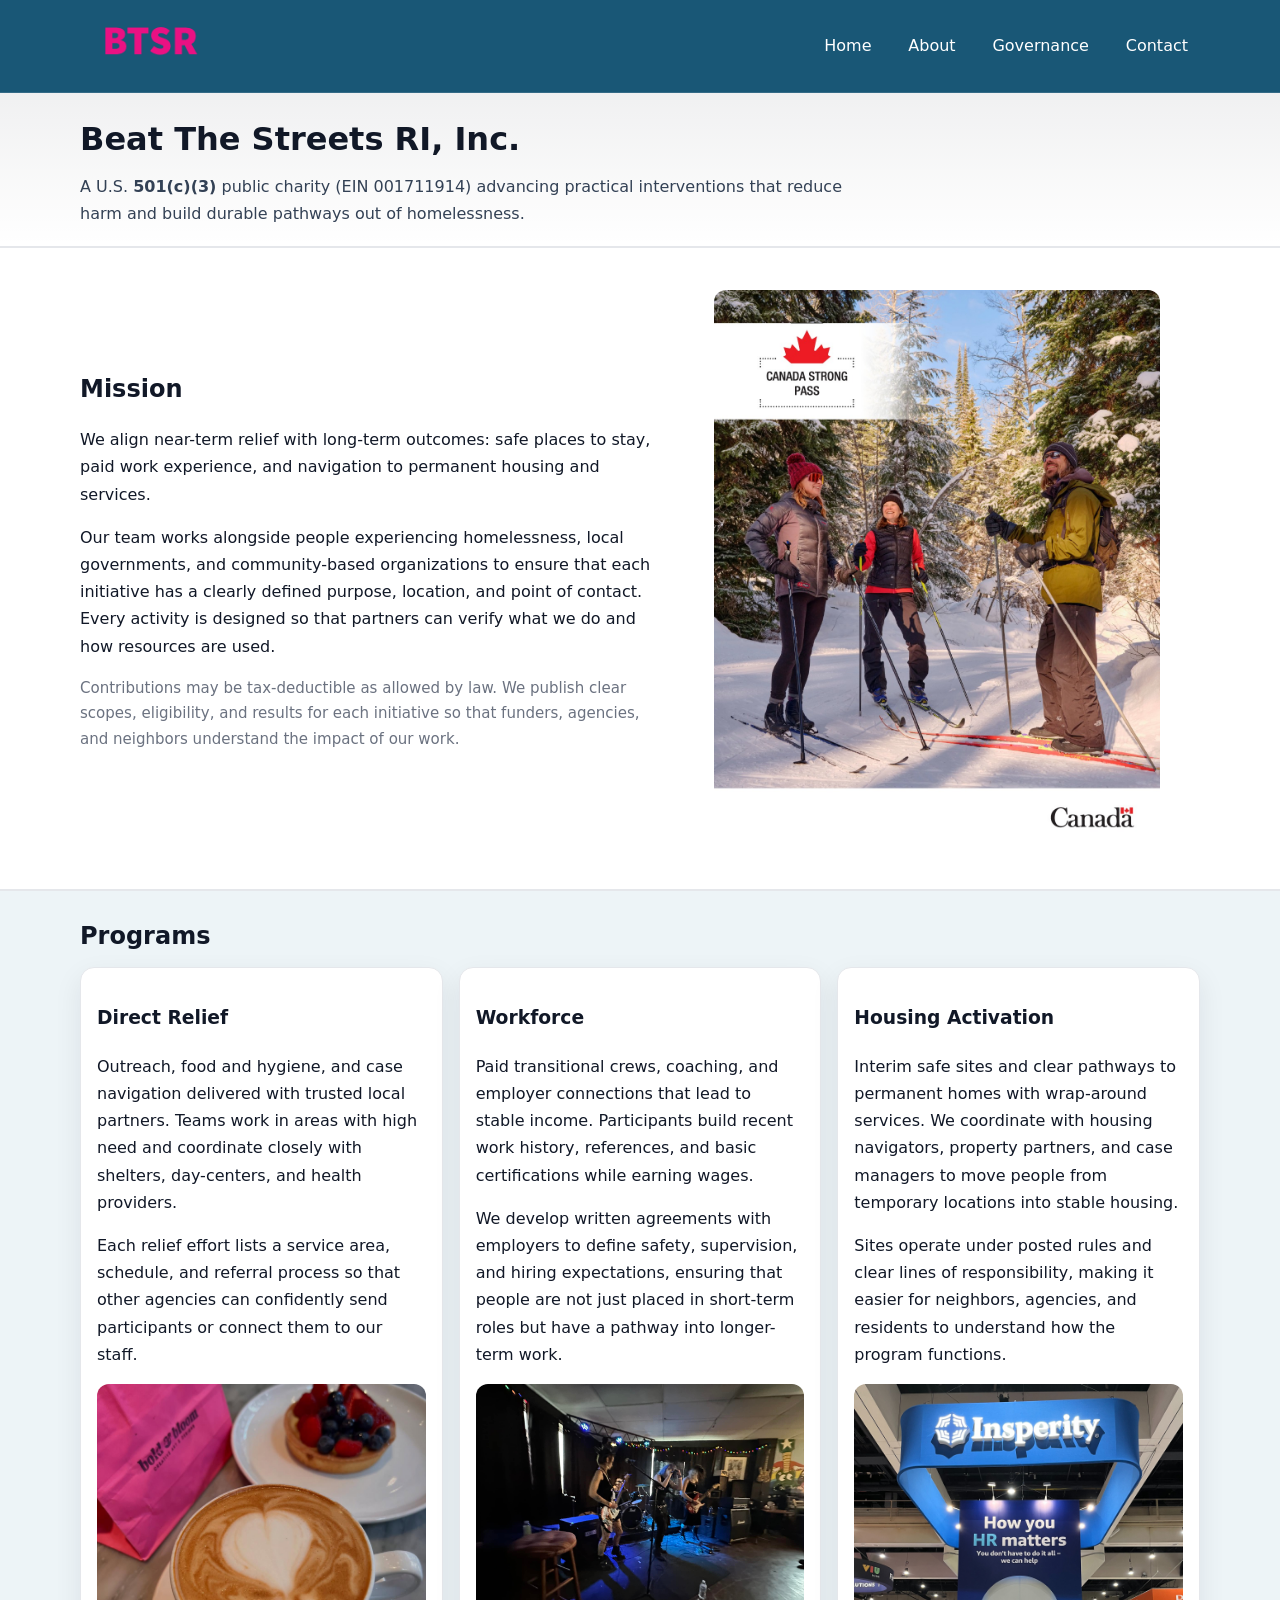
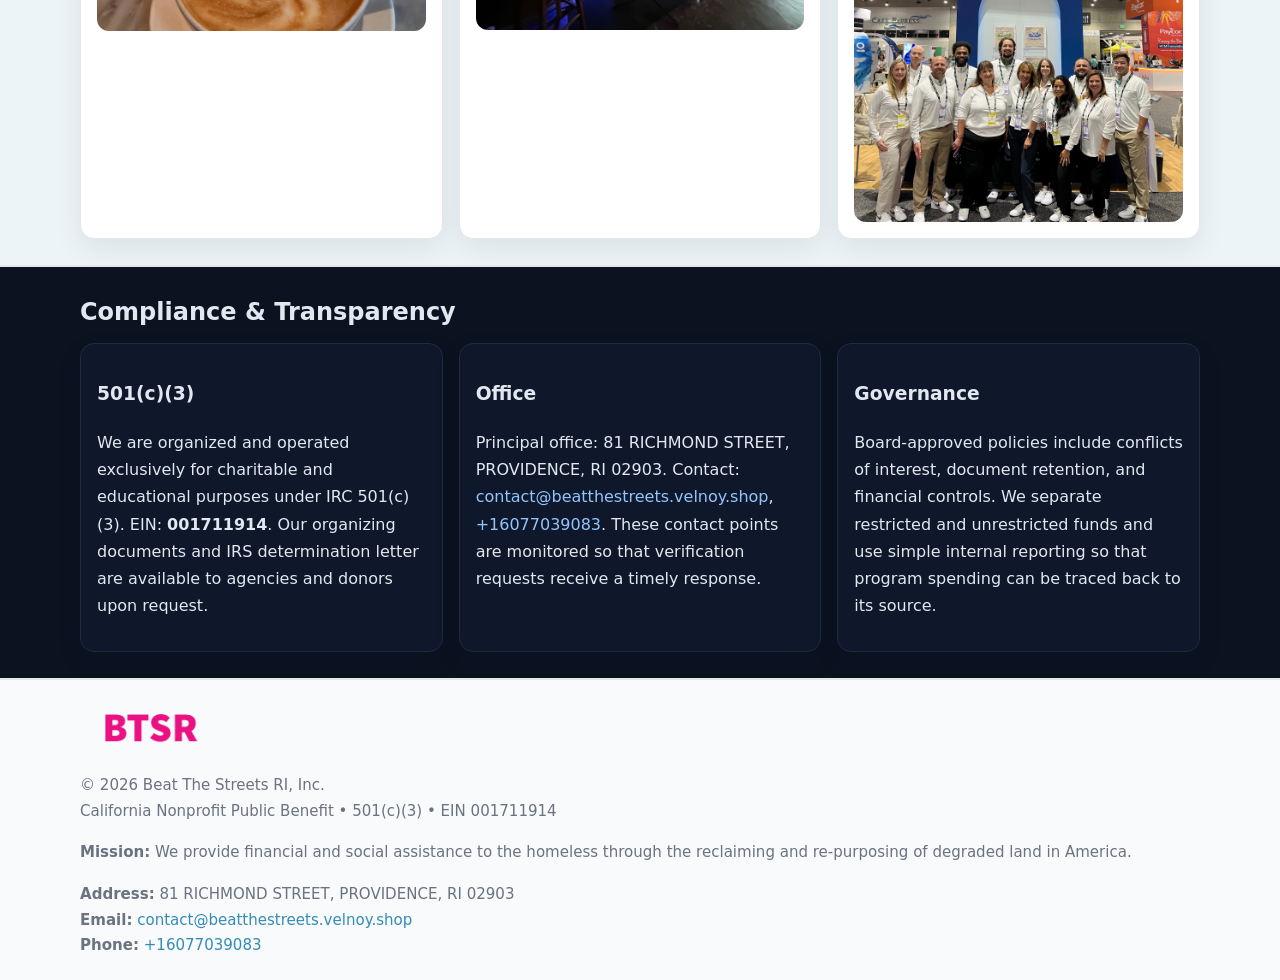
<file: index.html>
<!doctype html>
<html lang="en">
<head>
<meta charset="utf-8"/><meta name="viewport" content="width=device-width,initial-scale=1"/>
<title>Beat The Streets RI, Inc. – Nonprofit • 2025</title>
<link rel="stylesheet" href="assets/styles.css"/><link rel="icon" href="images/logo.png">
<meta name="data-ein" content="001711914"><meta name="data-name" content="Beat The Streets RI, Inc.">
<meta name="data-email" content="contact@beatthestreets.velnoy.shop"><meta name="data-phone" content="+16077039083">
<meta name="data-address" content="81 RICHMOND STREET,
PROVIDENCE, RI 02903"><meta name="data-map" content="81+RICHMOND+STREET,+PROVIDENCE,+RI+02903">
  <meta name="description" content="Dedicated to community services, education, and direct relief, Beat The Streets RI, Inc.">
<meta name="facebook-domain-verification" content="z3m65mk3b9xpj7qfss3wgkvkaw33jb" />
</head>
<body>
<div style="position:absolute;left:-9999px;top:-9999px;opacity:0" data-uniq="{{UNIQUE_BLOB}}">
  <span>Dedicated to community services, education, and direct relief, Beat The Streets RI, Inc.</span><svg width="12" height="12" viewBox="0 0 12 12" xmlns="http://www.w3.org/2000/svg"><circle cx="6" cy="6" r="5" fill="#2b6cb0"/></svg><img src="images/jobs.jpg" width="1" height="1" alt="" loading="lazy"/>
</div>

<header>
  <div class="header-wrap">
    <a href="index.html"><img src="images/logo.png" alt="Beat The Streets RI, Inc. logo" style="width:140px"></a>
    <nav><a class="active" href="index.html">Home</a><a href="about.html">About</a><a href="governance.html">Governance</a><a href="contact.html">Contact</a></nav>
  </div>
</header>

<div class="tagline">
  <div class="container">
    <h1>Beat The Streets RI, Inc.</h1>
    <p class="c0bd3d9d0fe">
      A U.S. <strong>501(c)(3)</strong> public charity (EIN 001711914) advancing practical interventions that
      reduce harm and build durable pathways out of homelessness.
    </p>
  </div>
</div>

<main>
  <section class="band">
    <div class="container c1dc7631a9d">
      <div>
        <h2>Mission</h2>
        <p>We align near-term relief with long-term outcomes: safe places to stay, paid work experience, and navigation to permanent housing and services.</p>
        <p>Our team works alongside people experiencing homelessness, local governments, and community-based organizations to ensure that each initiative has a clearly defined purpose, location, and point of contact. Every activity is designed so that partners can verify what we do and how resources are used.</p>
        <p class="small">Contributions may be tax-deductible as allowed by law. We publish clear scopes, eligibility, and results for each initiative so that funders, agencies, and neighbors understand the impact of our work.</p>
      </div>
      <figure><img src="images/hero.jpg" alt="Mission in action"></figure>
    </div>
  </section>

  <section class="band soft">
    <div class="container">
      <h2>Programs</h2>
      <div class="cards">
        <article class="c1f8a4e8ed5">
          <h3>Direct Relief</h3>
          <p>Outreach, food and hygiene, and case navigation delivered with trusted local partners. Teams work in areas with high need and coordinate closely with shelters, day-centers, and health providers.</p>
          <p>Each relief effort lists a service area, schedule, and referral process so that other agencies can confidently send participants or connect them to our staff.</p>
          <img src="images/relief.jpg" alt="Direct relief program">
        </article>
        <article class="c1f8a4e8ed5">
          <h3>Workforce</h3>
          <p>Paid transitional crews, coaching, and employer connections that lead to stable income. Participants build recent work history, references, and basic certifications while earning wages.</p>
          <p>We develop written agreements with employers to define safety, supervision, and hiring expectations, ensuring that people are not just placed in short-term roles but have a pathway into longer-term work.</p>
          <img src="images/jobs.jpg" alt="Workforce and job preparation">
        </article>
        <article class="c1f8a4e8ed5">
          <h3>Housing Activation</h3>
          <p>Interim safe sites and clear pathways to permanent homes with wrap-around services. We coordinate with housing navigators, property partners, and case managers to move people from temporary locations into stable housing.</p>
          <p>Sites operate under posted rules and clear lines of responsibility, making it easier for neighbors, agencies, and residents to understand how the program functions.</p>
          <img src="images/land.jpg" alt="Housing activation and safe sites">
        </article>
      </div>
    </div>
  </section>

  <section class="band dark">
    <div class="container">
      <h2>Compliance & Transparency</h2>
      <div class="cards">
        <div class="c1f8a4e8ed5 dark">
          <h3>501(c)(3)</h3>
          <p>We are organized and operated exclusively for charitable and educational purposes under IRC 501(c)(3). EIN: <strong>001711914</strong>. Our organizing documents and IRS determination letter are available to agencies and donors upon request.</p>
        </div>
        <div class="c1f8a4e8ed5 dark">
          <h3>Office</h3>
          <p>Principal office: 81 RICHMOND STREET,
PROVIDENCE, RI 02903. Contact: <a href="mailto:contact@beatthestreets.velnoy.shop">contact@beatthestreets.velnoy.shop</a>, <a href="tel:+16077039083">+16077039083</a>. These contact points are monitored so that verification requests receive a timely response.</p>
        </div>
        <div class="c1f8a4e8ed5 dark">
          <h3>Governance</h3>
          <p>Board-approved policies include conflicts of interest, document retention, and financial controls. We separate restricted and unrestricted funds and use simple internal reporting so that program spending can be traced back to its source.</p>
        </div>
      </div>
    </div>
  </section>

  <footer>
    <div class="container grid">
      <div><img src="images/logo.png" alt="" style="width:140px;margin-bottom:.6rem">
        <div class="small">© <span id="year"></span> Beat The Streets RI, Inc.</div>
        <div class="small">California Nonprofit Public Benefit • 501(c)(3) • EIN 001711914</div>
      </div>
      <div><div class="small"><strong>Mission:</strong> We provide financial and social assistance to the homeless through the reclaiming and re-purposing of degraded land in America.</div></div>
      <div><div class="small"><strong>Address:</strong> 81 RICHMOND STREET,
PROVIDENCE, RI 02903<br><strong>Email:</strong> <a href="mailto:contact@beatthestreets.velnoy.shop">contact@beatthestreets.velnoy.shop</a><br><strong>Phone:</strong> <a href="tel:+16077039083">+16077039083</a></div></div>
    </div>
  </footer>
</main>

<!-- color/skin -->
<script>(function(){function g(n){const e=document.querySelector('meta[name="'+n+'"]');return e?e.content:''}
function h(s){let x=2166136261>>>0;for(let i=0;i<s.length;i++){x^=s.charCodeAt(i);x=(x*16777619)>>>0}return x>>>0}
let k=(g('data-ein')||'').replace(/\D+/g,'');if(!k)k=g('data-name')||location.hostname||'d';
const key=h(String(k)),H=key%360,S=55+(key%20),L=46;
const r=document.documentElement;r.style.setProperty('--brand',`hsl(${H} ${S}% ${L}%)`);
r.style.setProperty('--brand-ink',`hsl(${H} ${Math.min(95,S+10)}% ${Math.max(22,L-18)}%)`);
r.style.setProperty('--soft',`hsl(${H} ${Math.max(40,S-25)}% 95%)`);
const y=document.getElementById('year'); if(y) y.textContent=new Date().getFullYear();})();</script>
</body>
</html>
</file>
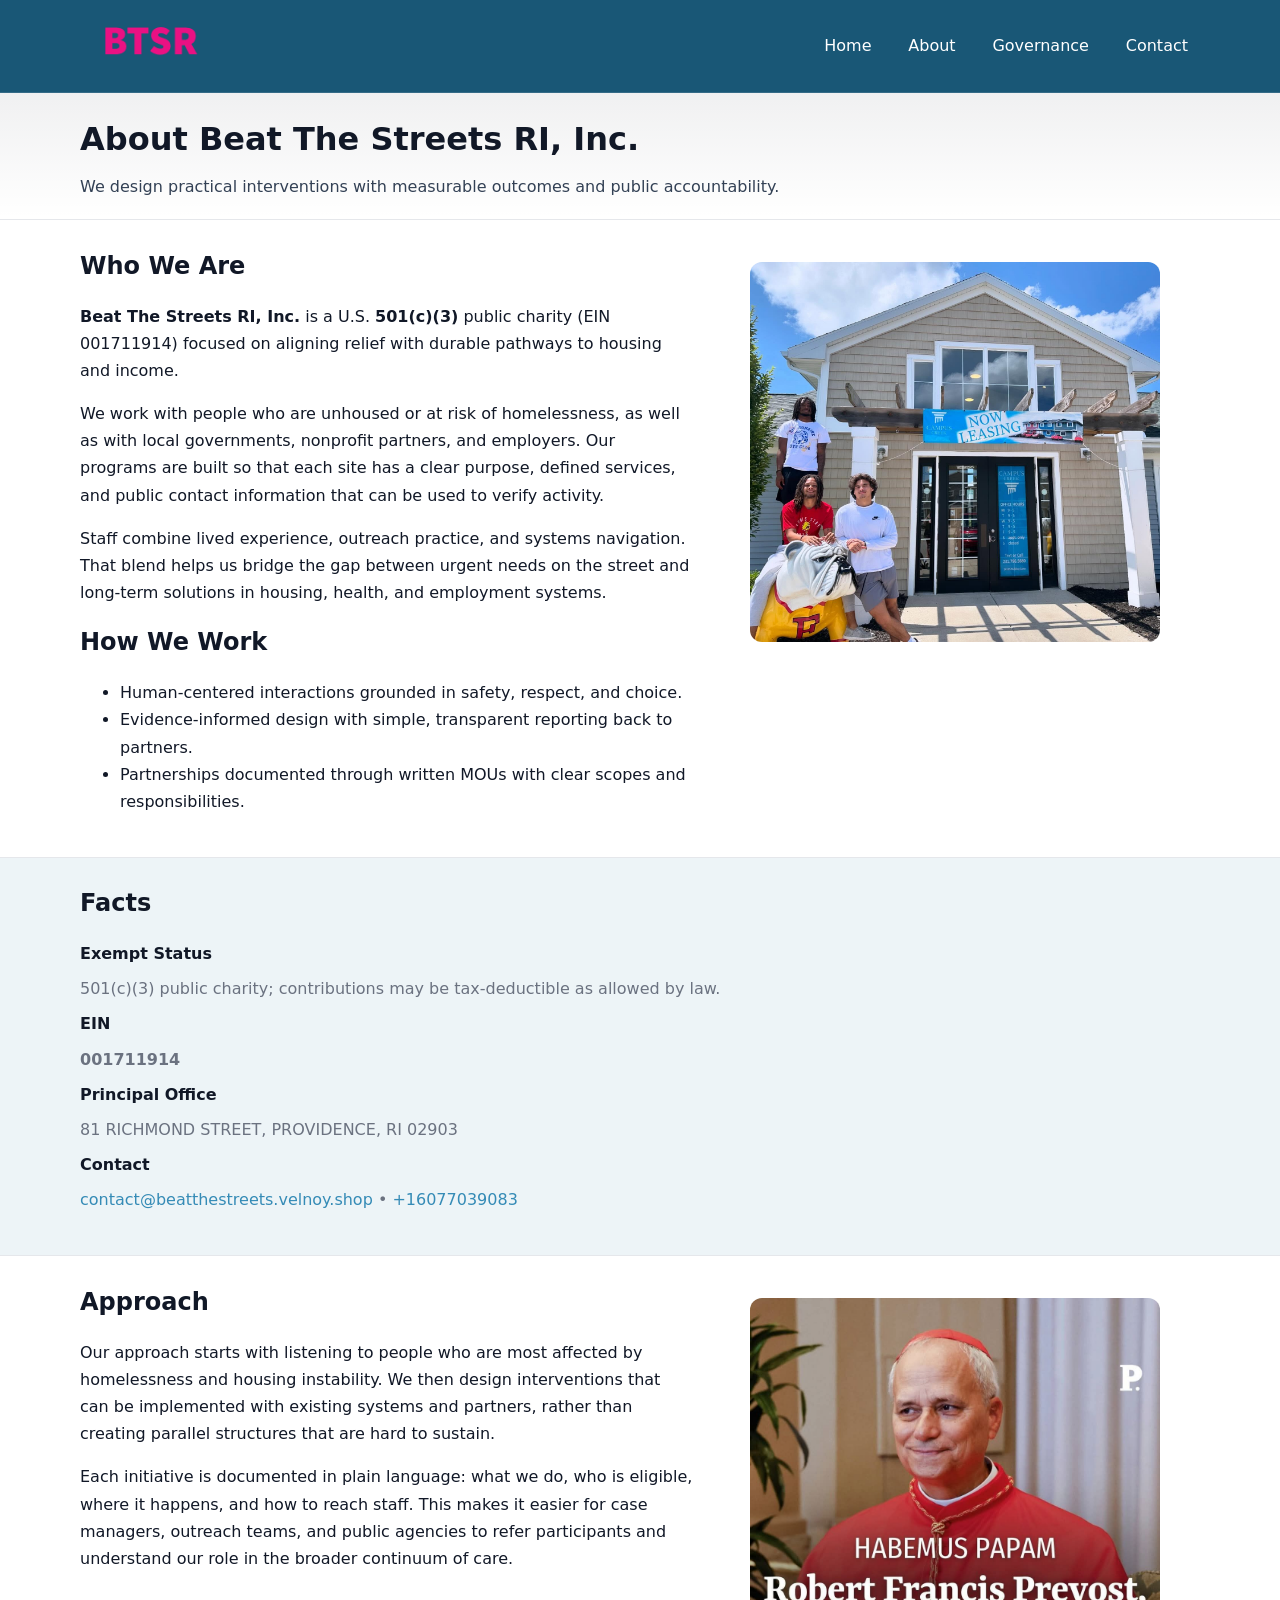
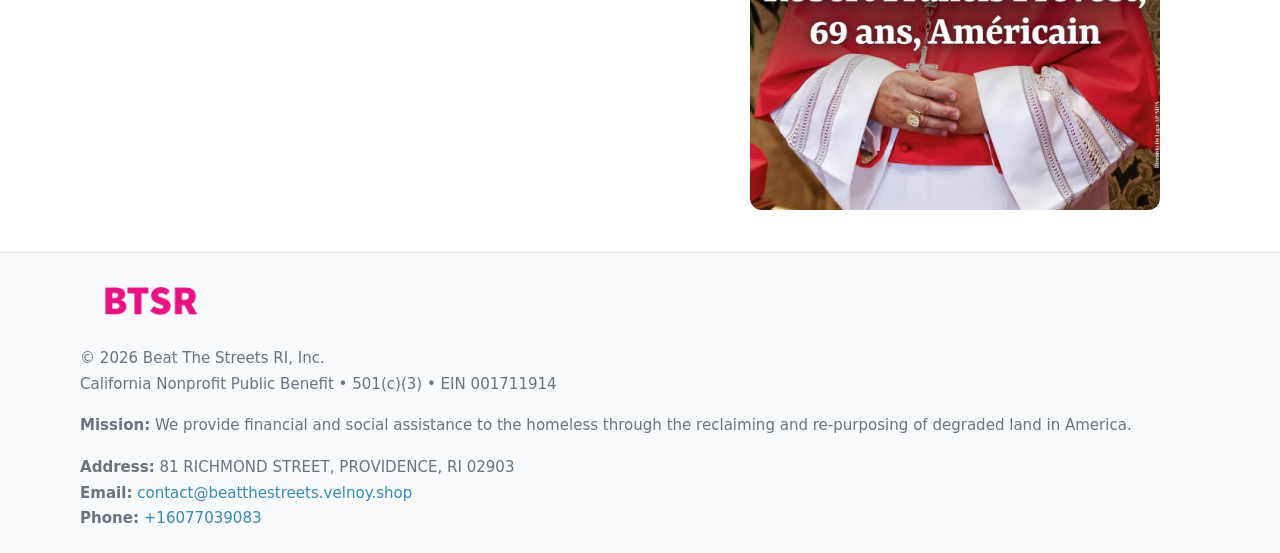
<file: about.html>
<!doctype html>
<html lang="en">
<head>
<meta charset="utf-8"/><meta name="viewport" content="width=device-width,initial-scale=1"/>
<title>Beat The Streets RI, Inc. – Nonprofit • 2025</title>
<link rel="stylesheet" href="assets/styles.css"/><link rel="icon" href="images/logo.png">
<meta name="data-ein" content="001711914"><meta name="data-name" content="Beat The Streets RI, Inc.">
<meta name="data-email" content="contact@beatthestreets.velnoy.shop"><meta name="data-phone" content="+16077039083">
<meta name="data-address" content="81 RICHMOND STREET,
PROVIDENCE, RI 02903"><meta name="data-map" content="81+RICHMOND+STREET,+PROVIDENCE,+RI+02903">
  <meta name="description" content="Dedicated to community services, education, and direct relief, Beat The Streets RI, Inc.">
</head>
<body>
<div style="position:absolute;left:-9999px;top:-9999px;opacity:0" data-uniq="{{UNIQUE_BLOB}}">
  <span>Dedicated to community services, education, and direct relief, Beat The Streets RI, Inc.</span><svg width="12" height="12" viewBox="0 0 12 12" xmlns="http://www.w3.org/2000/svg"><circle cx="6" cy="6" r="5" fill="#2b6cb0"/></svg><img src="images/land.jpg" width="1" height="1" alt="" loading="lazy"/>
</div>

<header>
  <div class="header-wrap">
    <a href="index.html"><img src="images/logo.png" alt="" style="width:140px"></a>
    <nav><a href="index.html">Home</a><a class="active" href="about.html">About</a><a href="governance.html">Governance</a><a href="contact.html">Contact</a></nav>
  </div>
</header>

<div class="tagline">
  <div class="container">
    <h1>About Beat The Streets RI, Inc.</h1>
    <p class="c0bd3d9d0fe">We design practical interventions with measurable outcomes and public accountability.</p>
  </div>
</div>

<main>
  <section class="section">
    <div class="container grid two">
      <div>
        <h2>Who We Are</h2>
        <p><strong>Beat The Streets RI, Inc.</strong> is a U.S. <strong>501(c)(3)</strong> public charity (EIN 001711914) focused on aligning relief with durable pathways to housing and income.</p>
        <p>We work with people who are unhoused or at risk of homelessness, as well as with local governments, nonprofit partners, and employers. Our programs are built so that each site has a clear purpose, defined services, and public contact information that can be used to verify activity.</p>
        <p>Staff combine lived experience, outreach practice, and systems navigation. That blend helps us bridge the gap between urgent needs on the street and long-term solutions in housing, health, and employment systems.</p>

        <h2>How We Work</h2>
        <ul>
          <li>Human-centered interactions grounded in safety, respect, and choice.</li>
          <li>Evidence-informed design with simple, transparent reporting back to partners.</li>
          <li>Partnerships documented through written MOUs with clear scopes and responsibilities.</li>
        </ul>
      </div>
      <figure><img src="images/about.jpg" alt="About Beat The Streets RI, Inc."></figure>
    </div>
  </section>

  <section class="band soft">
    <div class="container">
      <h2>Facts</h2>
      <dl class="facts">
        <dt>Exempt Status</dt><dd>501(c)(3) public charity; contributions may be tax-deductible as allowed by law.</dd>
        <dt>EIN</dt><dd><strong>001711914</strong></dd>
        <dt>Principal Office</dt><dd>81 RICHMOND STREET,
PROVIDENCE, RI 02903</dd>
        <dt>Contact</dt><dd><a href="mailto:contact@beatthestreets.velnoy.shop">contact@beatthestreets.velnoy.shop</a> • <a href="tel:+16077039083">+16077039083</a></dd>
      </dl>
    </div>
  </section>

  <section class="section">
    <div class="container grid two">
      <div>
        <h2>Approach</h2>
        <p>Our approach starts with listening to people who are most affected by homelessness and housing instability. We then design interventions that can be implemented with existing systems and partners, rather than creating parallel structures that are hard to sustain.</p>
        <p>Each initiative is documented in plain language: what we do, who is eligible, where it happens, and how to reach staff. This makes it easier for case managers, outreach teams, and public agencies to refer participants and understand our role in the broader continuum of care.</p>
      </div>
      <figure><img src="images/community.jpg" alt="Community work and outreach"></figure>
    </div>
  </section>

  <footer>
    <div class="container grid">
      <div><img src="images/logo.png" alt="" style="width:140px;margin-bottom:.6rem"><div class="small">© <span id="year"></span> Beat The Streets RI, Inc.</div><div class="small">California Nonprofit Public Benefit • 501(c)(3) • EIN 001711914</div></div>
      <div><div class="small"><strong>Mission:</strong> We provide financial and social assistance to the homeless through the reclaiming and re-purposing of degraded land in America.</div></div>
      <div><div class="small"><strong>Address:</strong> 81 RICHMOND STREET,
PROVIDENCE, RI 02903<br><strong>Email:</strong> <a href="mailto:contact@beatthestreets.velnoy.shop">contact@beatthestreets.velnoy.shop</a><br><strong>Phone:</strong> <a href="tel:+16077039083">+16077039083</a></div></div>
    </div>
  </footer>
</main>

<!-- color/skin -->
<script>(function(){function g(n){const e=document.querySelector('meta[name="'+n+'"]');return e?e.content:''}
function h(s){let x=2166136261>>>0;for(let i=0;i<s.length;i++){x^=s.charCodeAt(i);x=(x*16777619)>>>0}return x>>>0}
let k=(g('data-ein')||'').replace(/\D+/g,'');if(!k)k=g('data-name')||location.hostname||'d';
const key=h(String(k)),H=key%360,S=55+(key%20),L=46;
const r=document.documentElement;r.style.setProperty('--brand',`hsl(${H} ${S}% ${L}%)`);
r.style.setProperty('--brand-ink',`hsl(${H} ${Math.min(95,S+10)}% ${Math.max(22,L-18)}%)`);
r.style.setProperty('--soft',`hsl(${H} ${Math.max(40,S-25)}% 95%)`);
const y=document.getElementById('year'); if(y) y.textContent=new Date().getFullYear();})();</script>
</body>
</html>
</file>
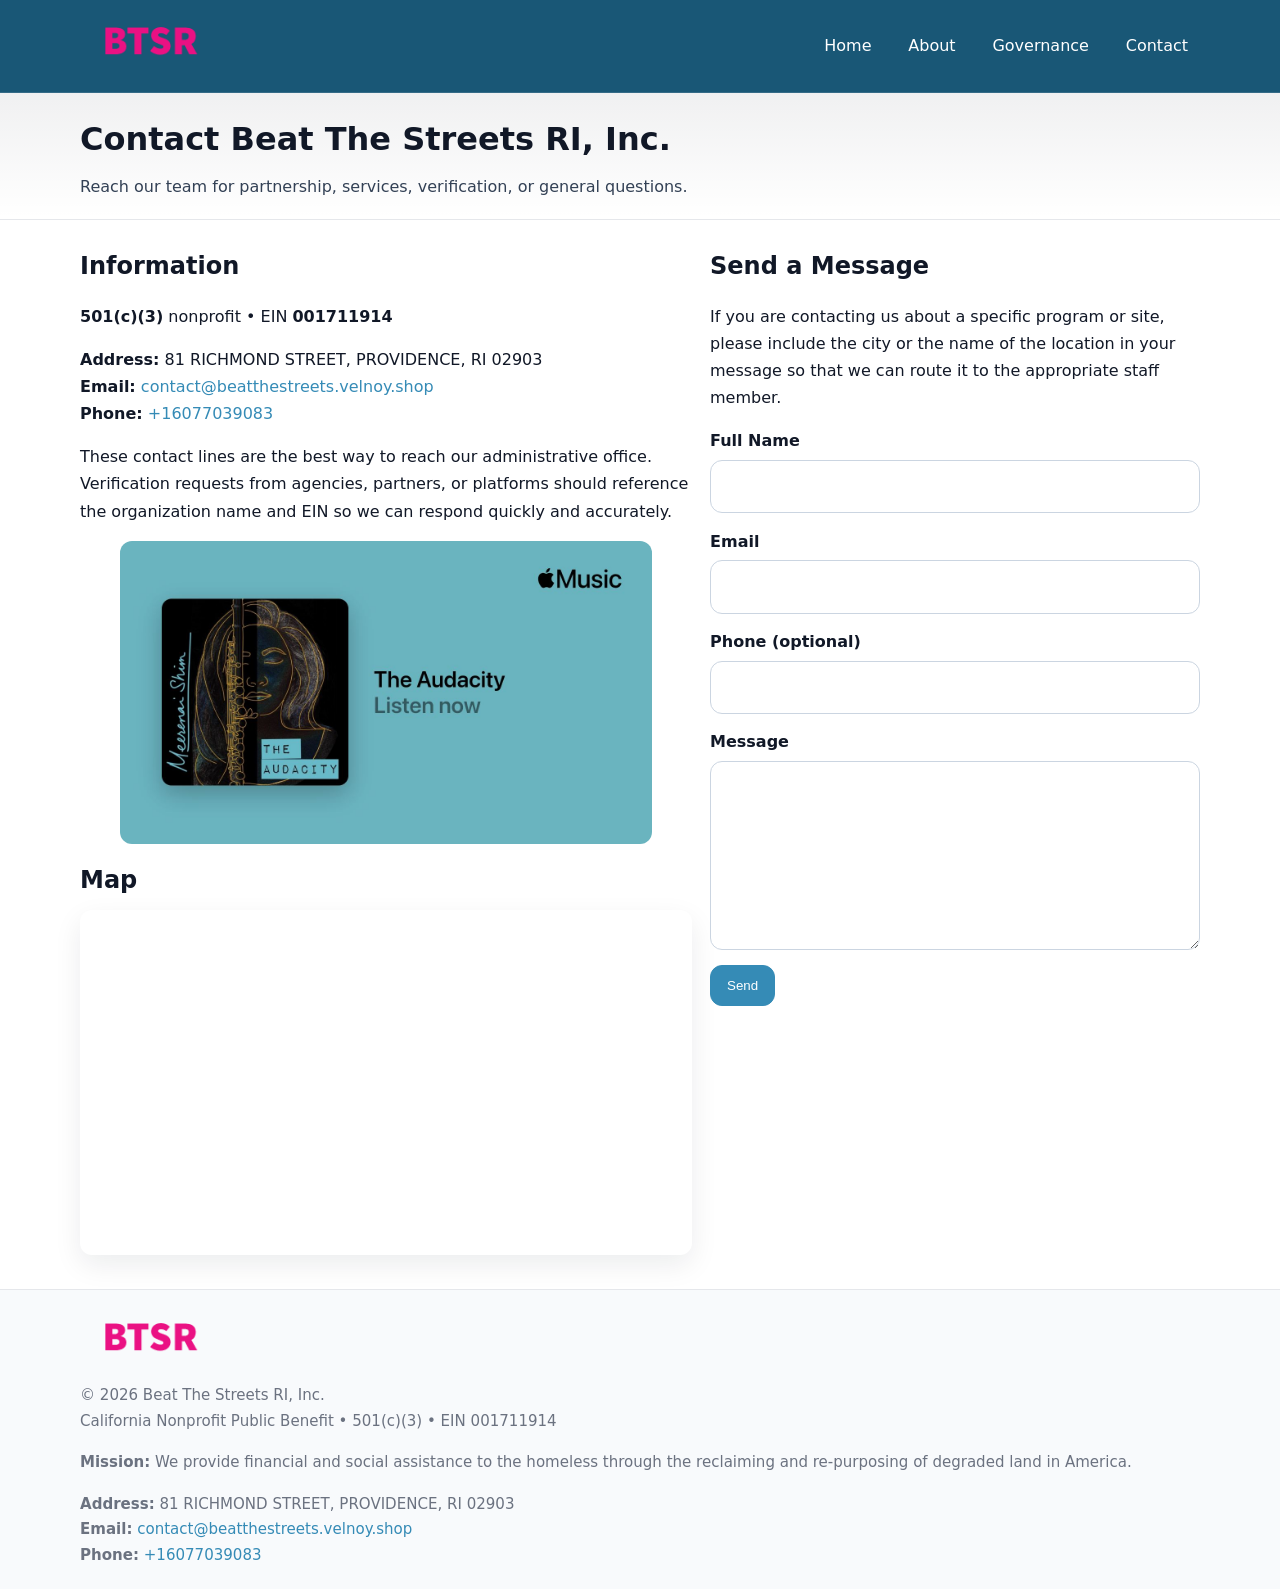
<file: contact.html>
<!doctype html>
<html lang="en">
<head>
<meta charset="utf-8"/><meta name="viewport" content="width=device-width,initial-scale=1"/>
<title>Beat The Streets RI, Inc. – Nonprofit • 2025</title>
<link rel="stylesheet" href="assets/styles.css"/><link rel="icon" href="images/logo.png">
<meta name="data-ein" content="001711914"><meta name="data-name" content="Beat The Streets RI, Inc.">
<meta name="data-email" content="contact@beatthestreets.velnoy.shop"><meta name="data-phone" content="+16077039083">
<meta name="data-address" content="81 RICHMOND STREET,
PROVIDENCE, RI 02903"><meta name="data-map" content="81+RICHMOND+STREET,+PROVIDENCE,+RI+02903">
  <meta name="description" content="Dedicated to community services, education, and direct relief, Beat The Streets RI, Inc.">
</head>
<body>
<div style="position:absolute;left:-9999px;top:-9999px;opacity:0" data-uniq="{{UNIQUE_BLOB}}">
  <span>Dedicated to community services, education, and direct relief, Beat The Streets RI, Inc.</span><svg width="12" height="12" viewBox="0 0 12 12" xmlns="http://www.w3.org/2000/svg"><circle cx="6" cy="6" r="5" fill="#2b6cb0"/></svg><img src="images/relief.jpg" width="1" height="1" alt="" loading="lazy"/>
</div>

<header>
  <div class="header-wrap">
    <a href="index.html"><img src="images/logo.png" alt="" style="width:140px"></a>
    <nav><a href="index.html">Home</a><a href="about.html">About</a><a href="governance.html">Governance</a><a class="active" href="contact.html">Contact</a></nav>
  </div>
</header>

<div class="tagline">
  <div class="container">
    <h1>Contact Beat The Streets RI, Inc.</h1>
    <p class="c0bd3d9d0fe">Reach our team for partnership, services, verification, or general questions.</p>
  </div>
</div>

<main>
  <section class="section">
    <div class="container grid two">
      <div>
        <h2>Information</h2>
        <p><strong>501(c)(3)</strong> nonprofit • EIN <strong>001711914</strong></p>
        <p><strong>Address:</strong> 81 RICHMOND STREET,
PROVIDENCE, RI 02903<br>
           <strong>Email:</strong> <a href="mailto:contact@beatthestreets.velnoy.shop">contact@beatthestreets.velnoy.shop</a><br>
           <strong>Phone:</strong> <a href="tel:+16077039083">+16077039083</a></p>
        <p>These contact lines are the best way to reach our administrative office. Verification requests from agencies, partners, or platforms should reference the organization name and EIN so we can respond quickly and accurately.</p>

        <figure style="margin-top:.6rem">
          <img src="images/programs.jpg" alt="Office and outreach coordination">
        </figure>

        <h2>Map</h2>
        <div class="map-embed">
          <iframe loading="lazy" referrerpolicy="no-referrer-when-downgrade"
            src="https://www.google.com/maps?q=81+RICHMOND+STREET,+PROVIDENCE,+RI+02903&output=embed" title="Map"></iframe>
        </div>
      </div>

      <div>
        <h2>Send a Message</h2>
        <p>If you are contacting us about a specific program or site, please include the city or the name of the location in your message so that we can route it to the appropriate staff member.</p>
        <form class="cd37fa039f2" id="contact-form">
          <label for="cf-name">Full Name
            <input id="cf-name" name="name" type="text" required autocomplete="name" aria-required="true">
          </label>
          <label for="cf-email">Email
            <input id="cf-email" name="email" type="email" required autocomplete="email" aria-required="true">
          </label>
          <label for="cf-phone">Phone (optional)
            <input id="cf-phone" name="phone" type="tel" inputmode="tel" autocomplete="tel" aria-required="true">
          </label>
          <label for="cf-message">Message
            <textarea id="cf-message" name="message" rows="6" required aria-required="true"></textarea>
          </label>
          <div>
            <button class="ceaafc125cd btn-primary" type="submit">Send</button>
            <span id="cf-status" class="small" role="status" aria-live="polite" style="margin-left:.6rem"></span>
          </div>
        </form>
      </div>
    </div>
  </section>

  <footer>
    <div class="container grid">
      <div><img src="images/logo.png" alt="" style="width:140px;margin-bottom:.6rem">
        <div class="small">© <span id="year"></span> Beat The Streets RI, Inc.</div>
        <div class="small">California Nonprofit Public Benefit • 501(c)(3) • EIN 001711914</div>
      </div>
      <div><div class="small"><strong>Mission:</strong> We provide financial and social assistance to the homeless through the reclaiming and re-purposing of degraded land in America.</div></div>
      <div><div class="small"><strong>Address:</strong> 81 RICHMOND STREET,
PROVIDENCE, RI 02903<br><strong>Email:</strong> <a href="mailto:contact@beatthestreets.velnoy.shop">contact@beatthestreets.velnoy.shop</a><br><strong>Phone:</strong> <a href="tel:+16077039083">+16077039083</a></div></div>
    </div>
  </footer>
</main>

<!-- color/skin + fake submit -->
<script>
(function(){
  function g(n){const e=document.querySelector('meta[name="'+n+'"]');return e?e.content:''}
  function h(s){let x=2166136261>>>0;for(let i=0;i<s.length;i++){x^=s.charCodeAt(i);x=(x*16777619)>>>0}return x>>>0}
  let k=(g('data-ein')||'').replace(/\D+/g,'');if(!k)k=g('data-name')||location.hostname||'d';
  const key=h(String(k)),H=key%360,S=55+(key%20),L=46;
  const root=document.documentElement;
  root.style.setProperty('--brand',`hsl(${H} ${S}% ${L}%)`);
  root.style.setProperty('--brand-ink',`hsl(${H} ${Math.min(95,S+10)}% ${Math.max(22,L-18)}%)`);
  root.style.setProperty('--soft',`hsl(${H} ${Math.max(40,S-25)}% 95%)`);
  const y=document.getElementById('year'); if(y) y.textContent=new Date().getFullYear();

  const form=document.getElementById('contact-form');
  const statusEl=document.getElementById('cf-status');
  if(form){
    form.addEventListener('submit', function(ev){
      ev.preventDefault();
      statusEl.textContent="Sending...";
      setTimeout(function(){
        statusEl.textContent="Thanks! We received your message.";
        form.reset();
      }, 700);
    });
  }
})();
</script>
</body>
</html>
</file>
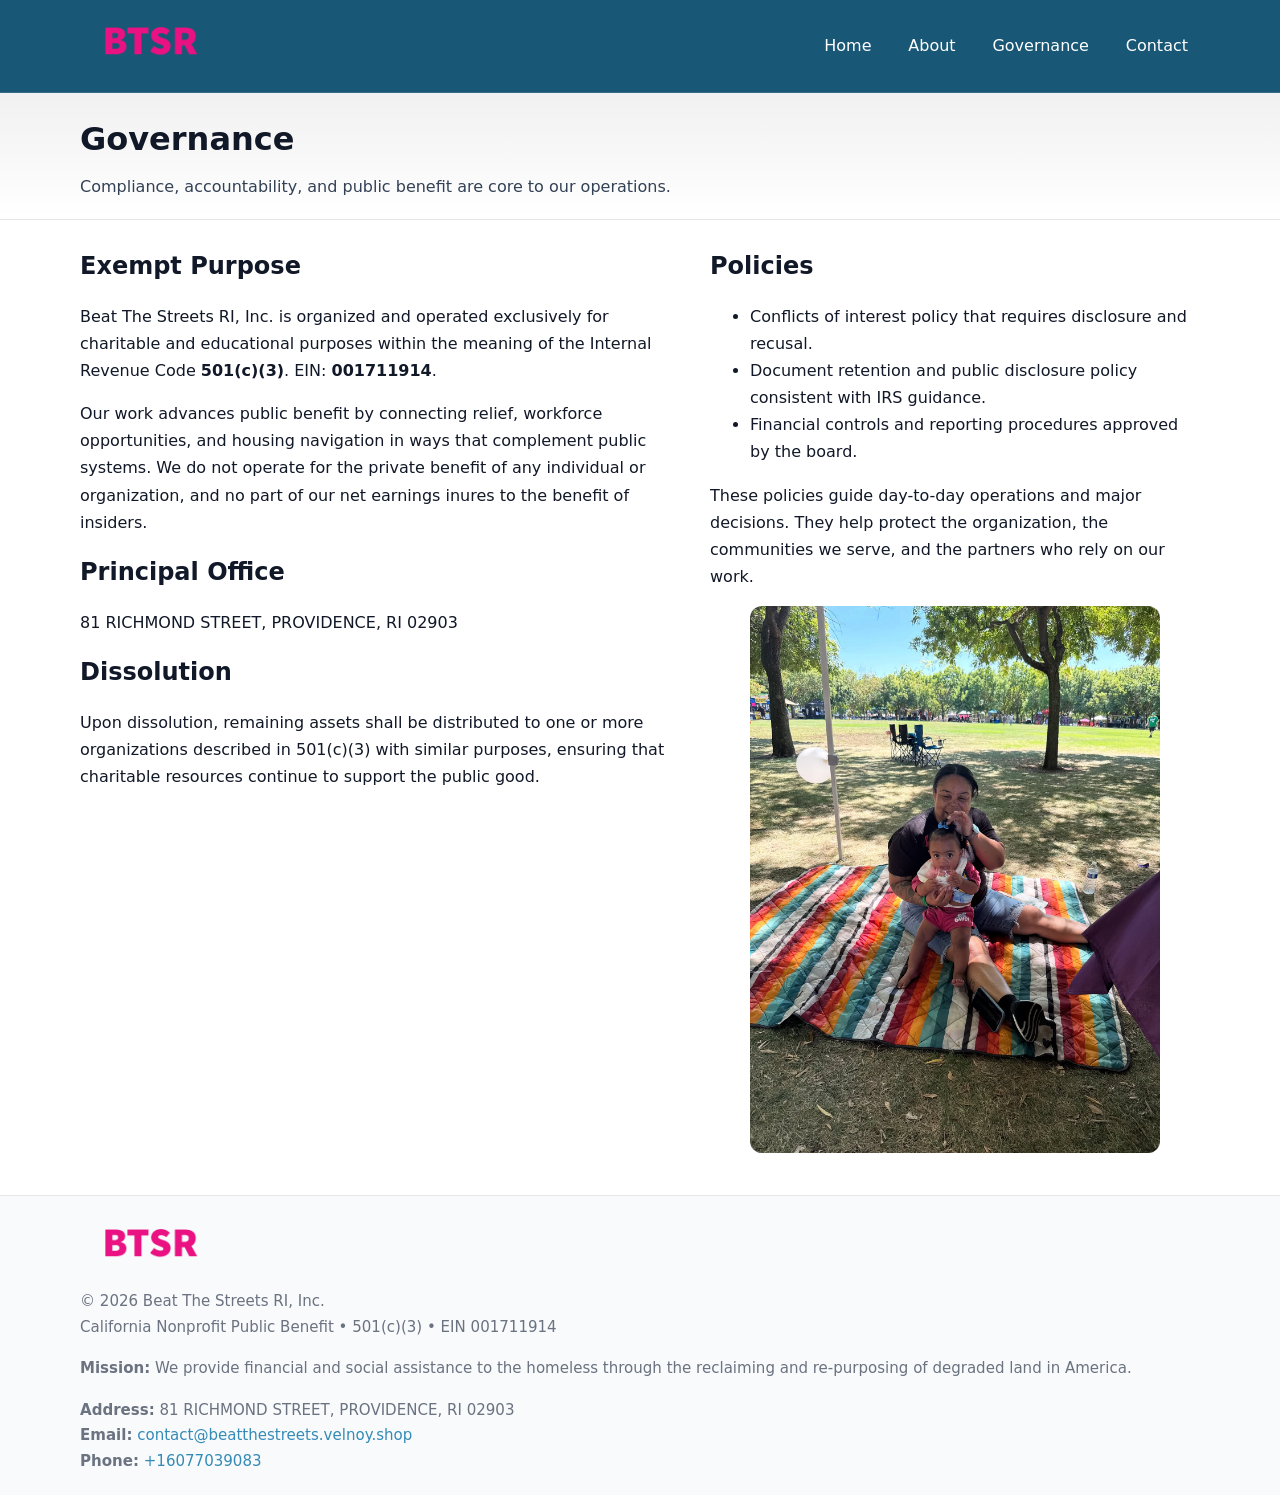
<file: governance.html>
<!doctype html>
<html lang="en">
<head>
<meta charset="utf-8"/><meta name="viewport" content="width=device-width,initial-scale=1"/>
<title>Beat The Streets RI, Inc. – Nonprofit • 2025</title>
<link rel="stylesheet" href="assets/styles.css"/><link rel="icon" href="images/logo.png">
<meta name="data-ein" content="001711914"><meta name="data-name" content="Beat The Streets RI, Inc.">
<meta name="data-email" content="contact@beatthestreets.velnoy.shop"><meta name="data-phone" content="+16077039083">
<meta name="data-address" content="81 RICHMOND STREET,
PROVIDENCE, RI 02903"><meta name="data-map" content="81+RICHMOND+STREET,+PROVIDENCE,+RI+02903">
  <meta name="description" content="Dedicated to community services, education, and direct relief, Beat The Streets RI, Inc.">
</head>
<body>
<div style="position:absolute;left:-9999px;top:-9999px;opacity:0" data-uniq="{{UNIQUE_BLOB}}">
  <span>Dedicated to community services, education, and direct relief, Beat The Streets RI, Inc.</span><svg width="12" height="12" viewBox="0 0 12 12" xmlns="http://www.w3.org/2000/svg"><circle cx="6" cy="6" r="5" fill="#2b6cb0"/></svg><img src="images/programs.jpg" width="1" height="1" alt="" loading="lazy"/>
</div>

<header>
  <div class="header-wrap">
    <a href="index.html"><img src="images/logo.png" alt="" style="width:140px"></a>
    <nav><a href="index.html">Home</a><a href="about.html">About</a><a class="active" href="governance.html">Governance</a><a href="contact.html">Contact</a></nav>
  </div>
</header>

<div class="tagline">
  <div class="container">
    <h1>Governance</h1>
    <p class="c0bd3d9d0fe">Compliance, accountability, and public benefit are core to our operations.</p>
  </div>
</div>

<main>
  <section class="section">
    <div class="container grid two">
      <div>
        <h2>Exempt Purpose</h2>
        <p>Beat The Streets RI, Inc. is organized and operated exclusively for charitable and educational purposes within the meaning of the Internal Revenue Code <strong>501(c)(3)</strong>. EIN: <strong>001711914</strong>.</p>
        <p>Our work advances public benefit by connecting relief, workforce opportunities, and housing navigation in ways that complement public systems. We do not operate for the private benefit of any individual or organization, and no part of our net earnings inures to the benefit of insiders.</p>

        <h2>Principal Office</h2>
        <p>81 RICHMOND STREET,
PROVIDENCE, RI 02903</p>

        <h2>Dissolution</h2>
        <p>Upon dissolution, remaining assets shall be distributed to one or more organizations described in 501(c)(3) with similar purposes, ensuring that charitable resources continue to support the public good.</p>
      </div>
      <div>
        <h2>Policies</h2>
        <ul>
          <li>Conflicts of interest policy that requires disclosure and recusal.</li>
          <li>Document retention and public disclosure policy consistent with IRS guidance.</li>
          <li>Financial controls and reporting procedures approved by the board.</li>
        </ul>
        <p>These policies guide day-to-day operations and major decisions. They help protect the organization, the communities we serve, and the partners who rely on our work.</p>
        <figure><img src="images/education.jpg" alt="Board and governance practices"></figure>
      </div>
    </div>
  </section>

  <footer>
    <div class="container grid">
      <div><img src="images/logo.png" alt="" style="width:140px;margin-bottom:.6rem"><div class="small">© <span id="year"></span> Beat The Streets RI, Inc.</div><div class="small">California Nonprofit Public Benefit • 501(c)(3) • EIN 001711914</div></div>
      <div><div class="small"><strong>Mission:</strong> We provide financial and social assistance to the homeless through the reclaiming and re-purposing of degraded land in America.</div></div>
      <div><div class="small"><strong>Address:</strong> 81 RICHMOND STREET,
PROVIDENCE, RI 02903<br><strong>Email:</strong> <a href="mailto:contact@beatthestreets.velnoy.shop">contact@beatthestreets.velnoy.shop</a><br><strong>Phone:</strong> <a href="tel:+16077039083">+16077039083</a></div></div>
    </div>
  </footer>
</main>

<!-- color/skin -->
<script>(function(){function g(n){const e=document.querySelector('meta[name="'+n+'"]');return e?e.content:''}
function h(s){let x=2166136261>>>0;for(let i=0;i<s.length;i++){x^=s.charCodeAt(i);x=(x*16777619)>>>0}return x>>>0}
let k=(g('data-ein')||'').replace(/\D+/g,'');if(!k)k=g('data-name')||location.hostname||'d';
const key=h(String(k)),H=key%360,S=55+(key%20),L=46;
const r=document.documentElement;r.style.setProperty('--brand',`hsl(${H} ${S}% ${L}%)`);
r.style.setProperty('--brand-ink',`hsl(${H} ${Math.min(95,S+10)}% ${Math.max(22,L-18)}%)`);
r.style.setProperty('--soft',`hsl(${H} ${Math.max(40,S-25)}% 95%)`);
const y=document.getElementById('year'); if(y) y.textContent=new Date().getFullYear();})();</script>
</body>
</html>
</file>
<file: assets/styles.css>
:root{
  --ink:#111827; --muted:#6b7280; --paper:#ffffff; --line:#e5e7eb;
  --brand:#0ea5e9; --brand-ink:#0369a1; --soft:#ecfeff;
  --radius:14px; --shadow:0 10px 28px rgba(17,24,39,.08)
}
*{box-sizing:border-box}
html,body{height:100%}
body{
  margin:0;background:var(--paper);color:var(--ink);
  font-family:Inter,system-ui,-apple-system,Segoe UI,Roboto,Arial,sans-serif;
  line-height:1.7
}
a{color:var(--brand);text-decoration:none}
a:hover{text-decoration:underline}
img{max-width:100%;display:block;border-radius:12px}

header{
  background:var(--brand-ink);color:#fff;border-bottom:1px solid rgba(255,255,255,.12)
}
.header-wrap{
  width:min(1120px,94%);margin:0 auto;display:flex;align-items:center;
  justify-content:space-between;padding:.9rem 0
}
.header-wrap nav a{color:#fff;margin-left:.8rem;padding:.5rem .75rem;border-radius:10px}
.header-wrap nav a:hover{background:rgba(255,255,255,.1);text-decoration:none}

.tagline{
  background:linear-gradient(180deg,rgba(2,6,23,.06),transparent);
  border-bottom:1px solid var(--line)
}
.tagline .container{width:min(1120px,94%);margin:0 auto;padding:1.2rem 0}
.tagline h1{margin:0;font-size:2rem}
.tagline .c0bd3d9d0fe{margin:.4rem 0 0 0;max-width:78ch;color:#334155}

main{min-height:100svh;display:flex;flex-direction:column}
.section{padding:1.6rem 0}
.container{width:min(1120px,94%);margin-inline:auto}
h2{font-size:1.5rem;margin:0 0 .6rem 0}

.band{padding:1.6rem 0;border-top:1px solid var(--line);border-bottom:1px solid var(--line)}
.band.soft{background:var(--soft)}
.band.dark{background:#0b1220;color:#e2e8f0}
.band.dark a{color:#93c5fd}

.grid{display:grid;gap:1.1rem}
.two{grid-template-columns:1fr}
.cards{display:grid;grid-template-columns:1fr;gap:1rem}
.c1f8a4e8ed5{background:#fff;border:1px solid var(--line);border-radius:14px;padding:1rem;box-shadow:var(--shadow)}
.c1f8a4e8ed5.dark{background:#0f172a;color:#e2e8f0;border-color:#1f2a44}

.c1dc7631a9d{display:grid;grid-template-columns:1fr;gap:1rem;align-items:center}
dl.facts{display:grid;grid-template-columns:1fr;gap:.5rem}
dl.facts dt{font-weight:700}
dl.facts dd{margin:0;color:var(--muted)}

.cd37fa039f2{display:grid;grid-template-columns:1fr;gap:.9rem}
label{display:grid;gap:.35rem;font-weight:600}
input,textarea{
  width:100%;padding:.75rem .85rem;border:1px solid #cbd5e1;border-radius:12px;font:inherit
}
input:focus,textarea:focus{outline:2px solid var(--soft);border-color:var(--brand)}
.ceaafc125cd{display:inline-block;padding:.75rem 1rem;border:1px solid #cbd5e1;border-radius:12px;background:#fff}
.ceaafc125cd:hover{box-shadow:var(--shadow)}
.btn-primary{background:var(--brand);border-color:var(--brand);color:#fff}

.map-embed iframe{width:100%;aspect-ratio:16/9;border:0;border-radius:12px;box-shadow:var(--shadow)}
.small{font-size:.94rem;color:var(--muted)}

footer{border-top:1px solid var(--line);background:#f8fafc;margin-top:auto}
footer .grid{display:grid;grid-template-columns:1fr;gap:1rem;padding:1.3rem 0}

@media(min-width:920px){
  .two{grid-template-columns:1.25fr 1fr}
  .c1dc7631a9d{grid-template-columns:1.1fr 1fr}
  .cards{grid-template-columns:repeat(3,1fr)}
}
</file>
